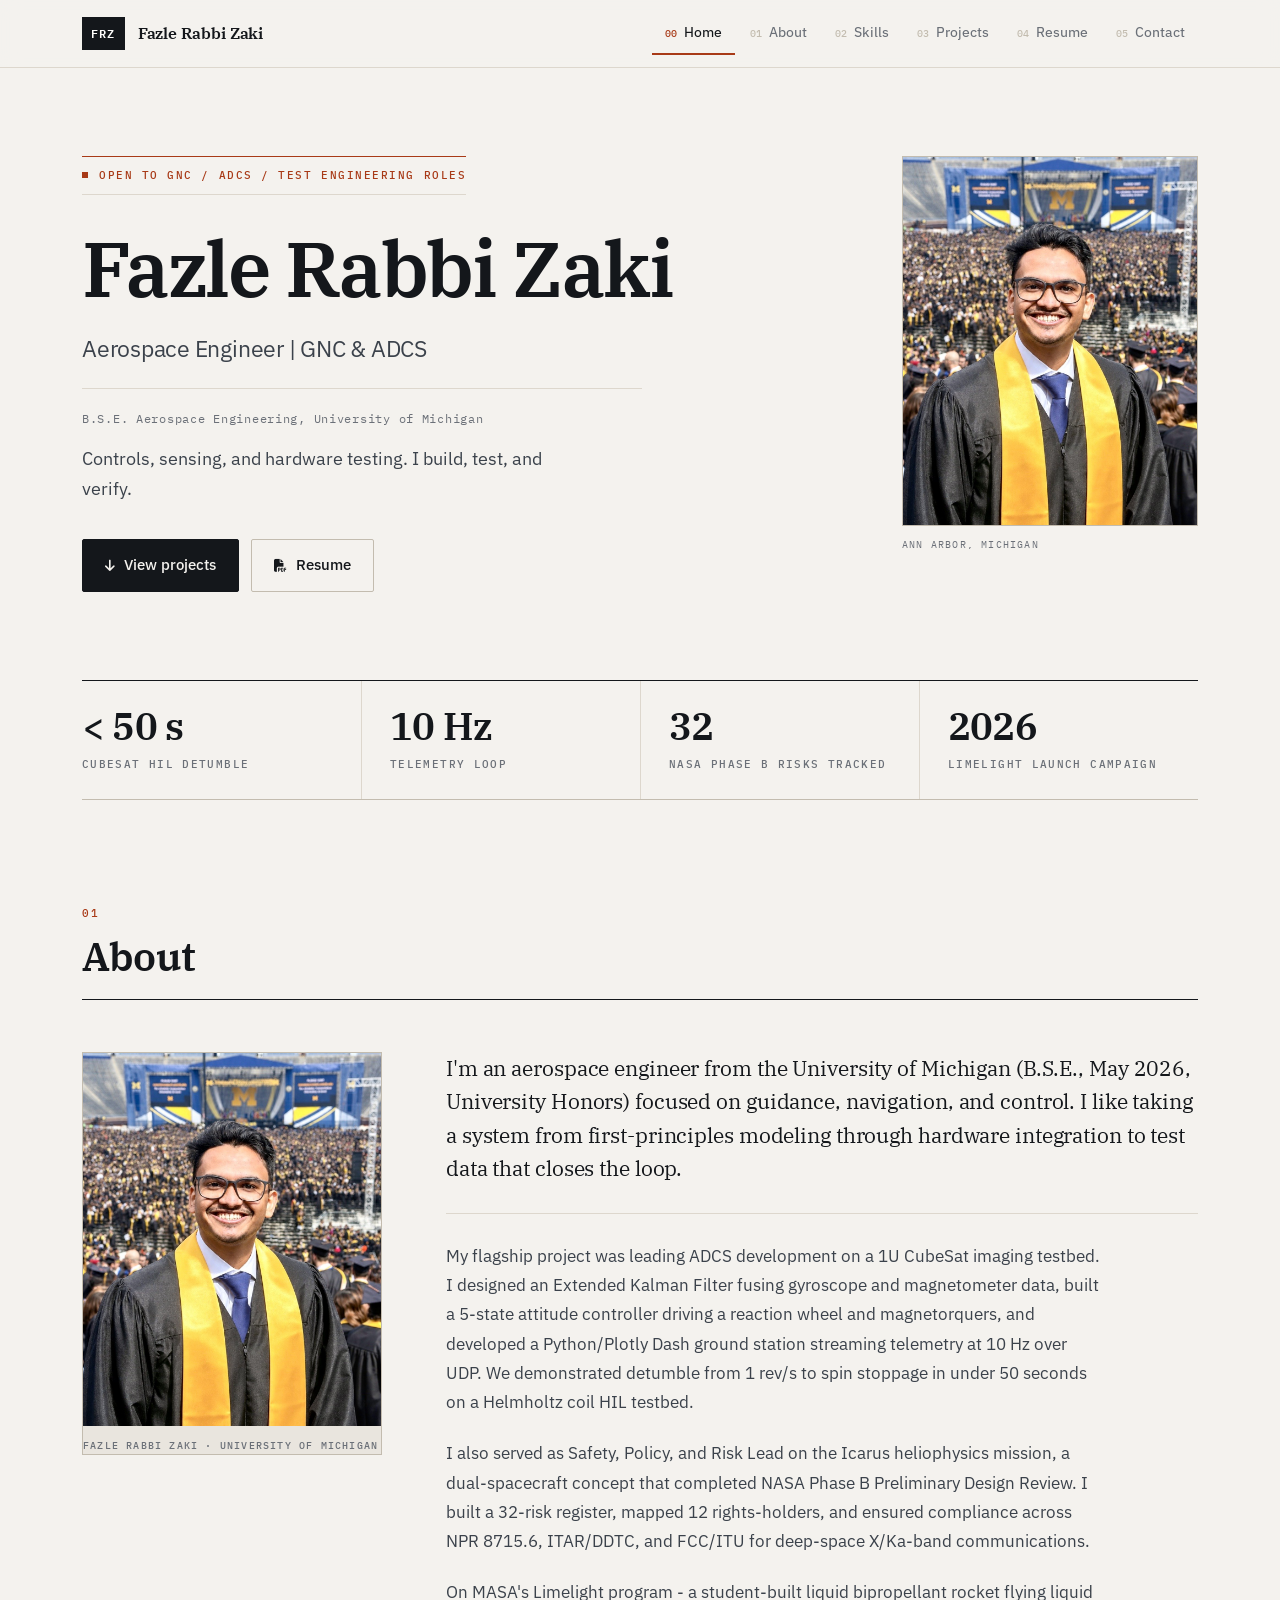
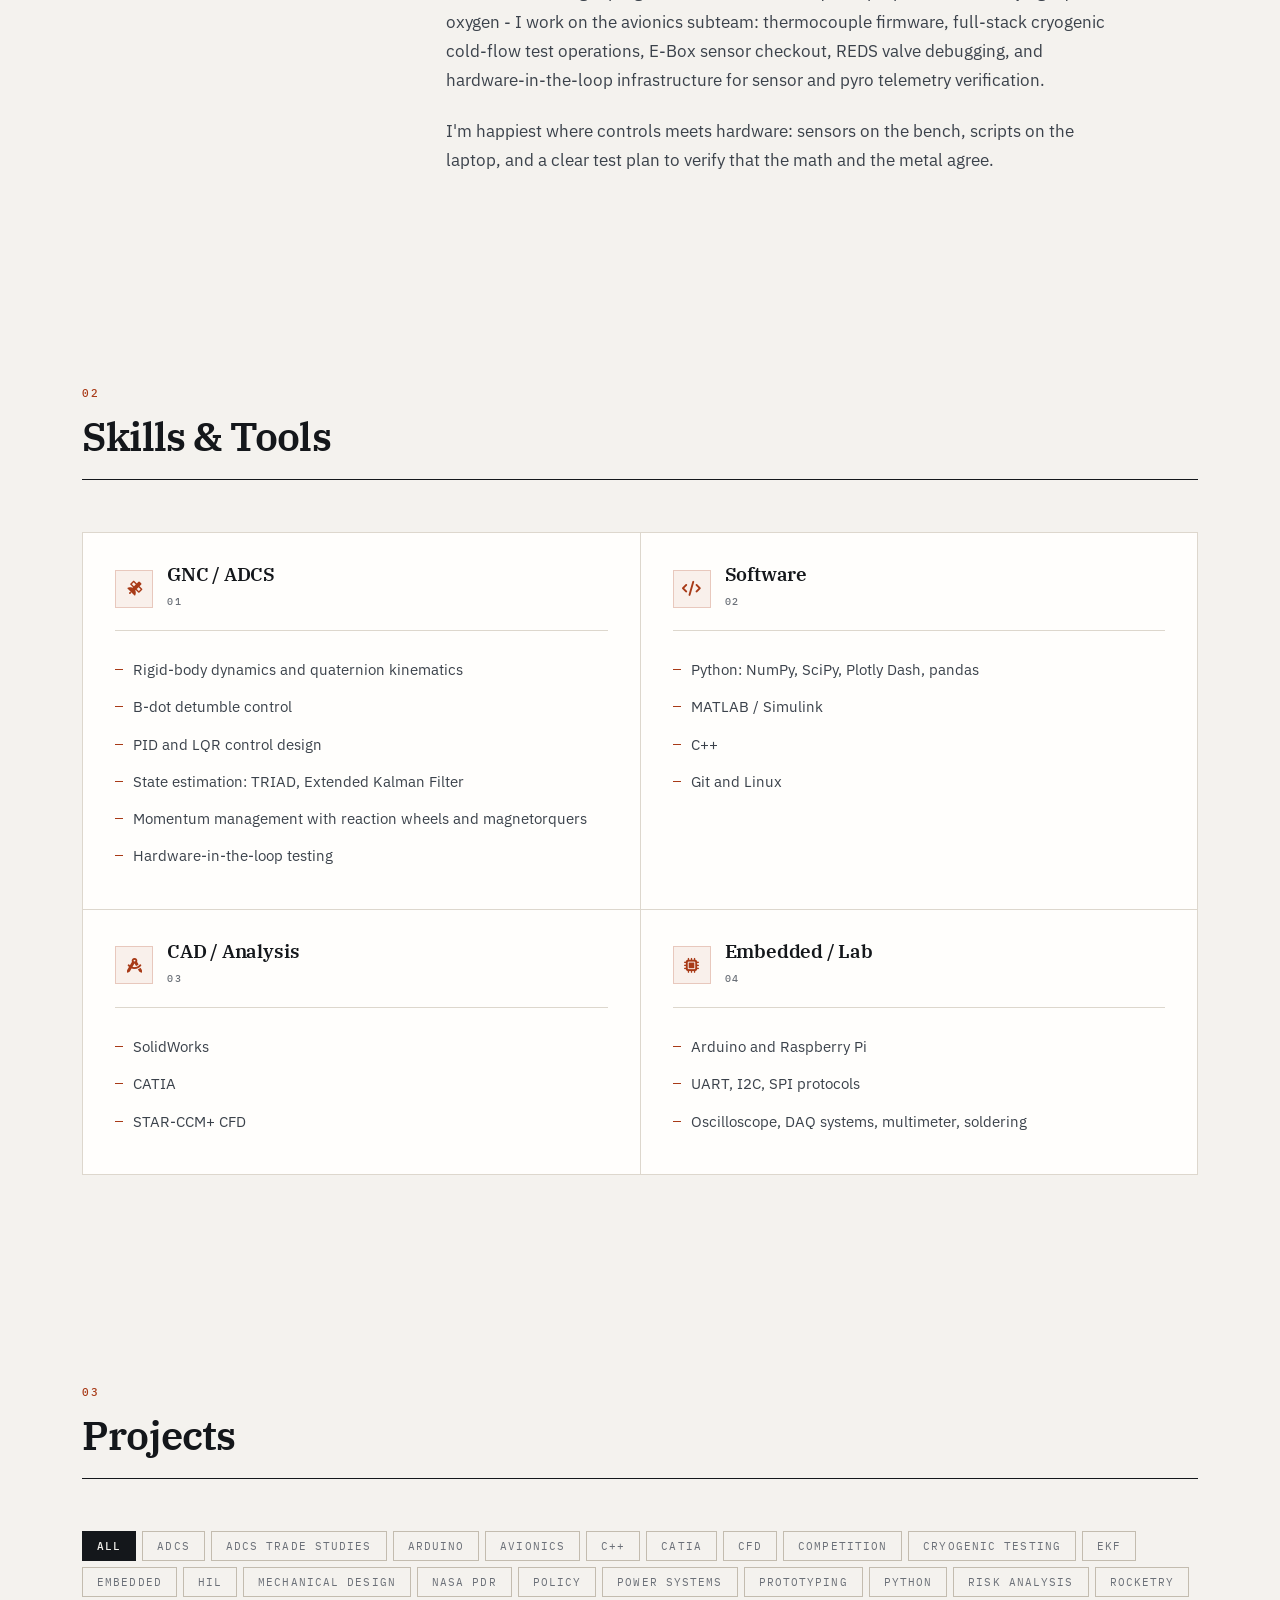
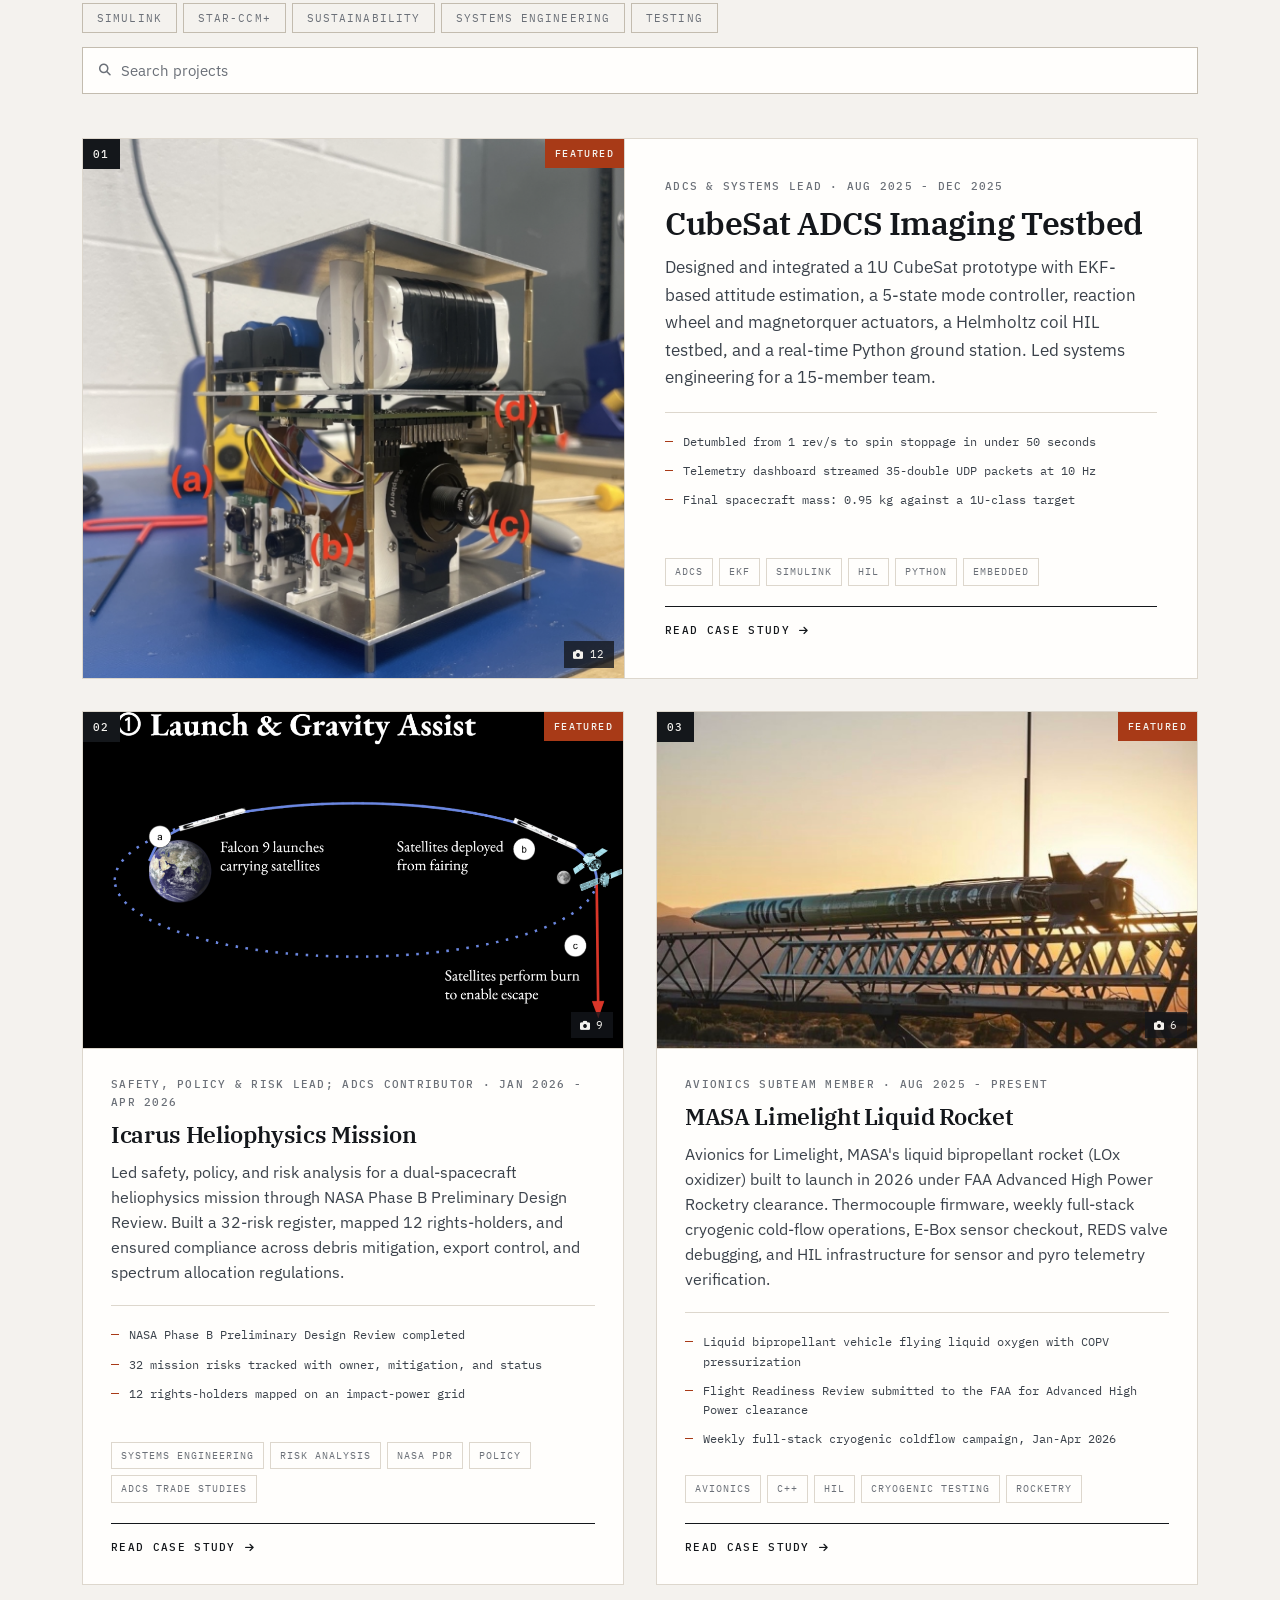
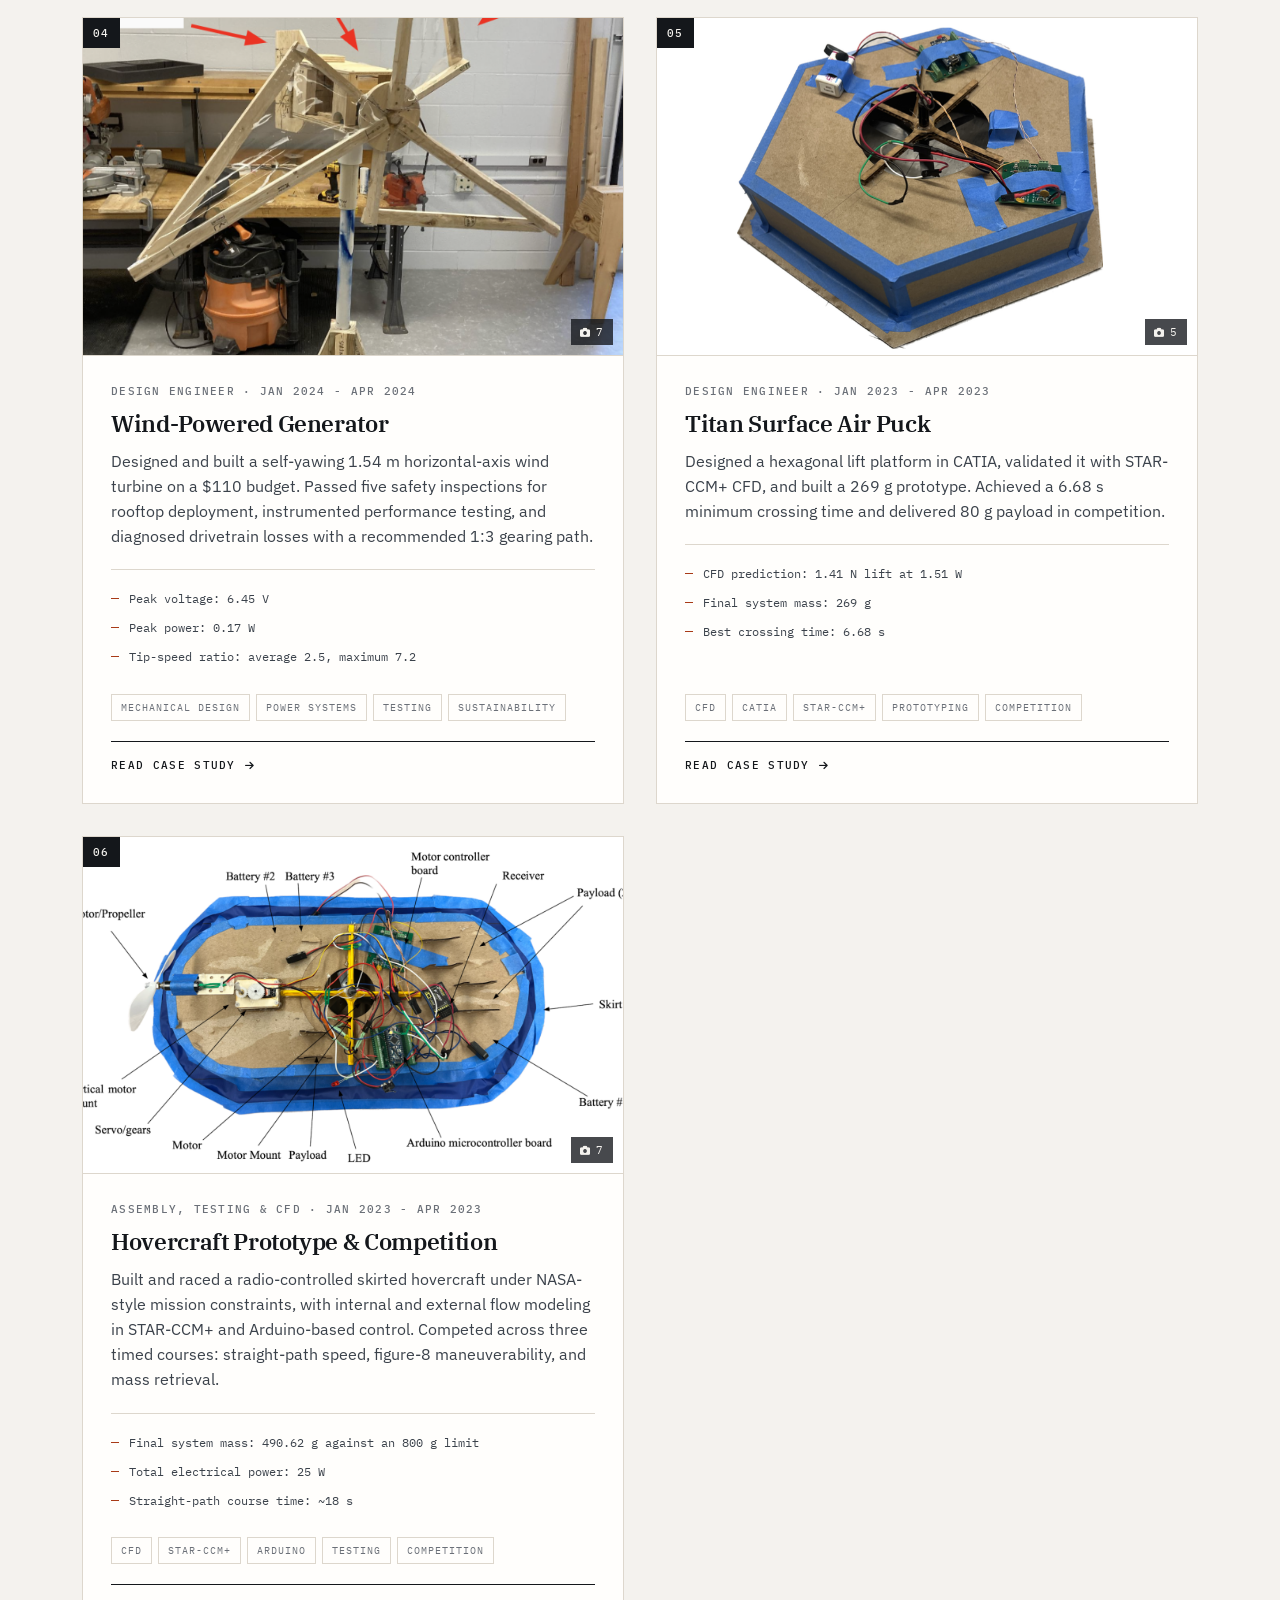
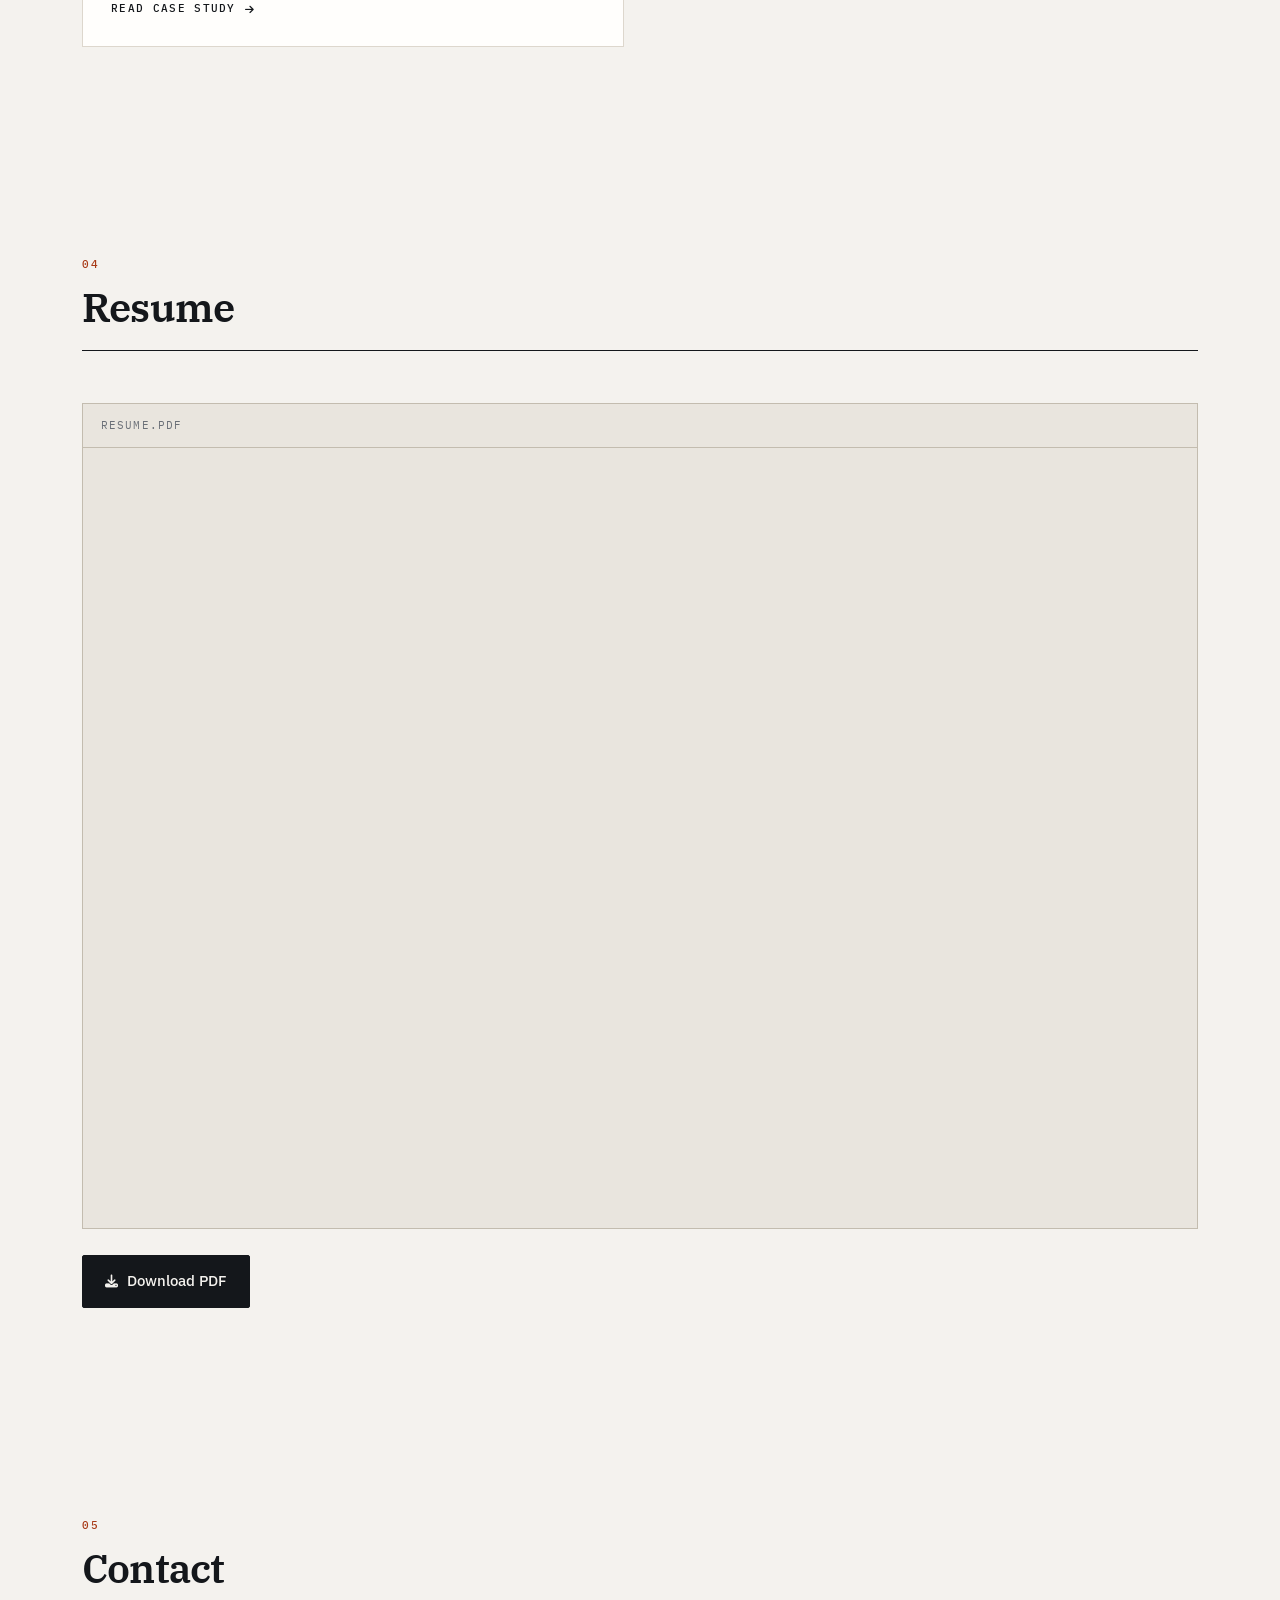
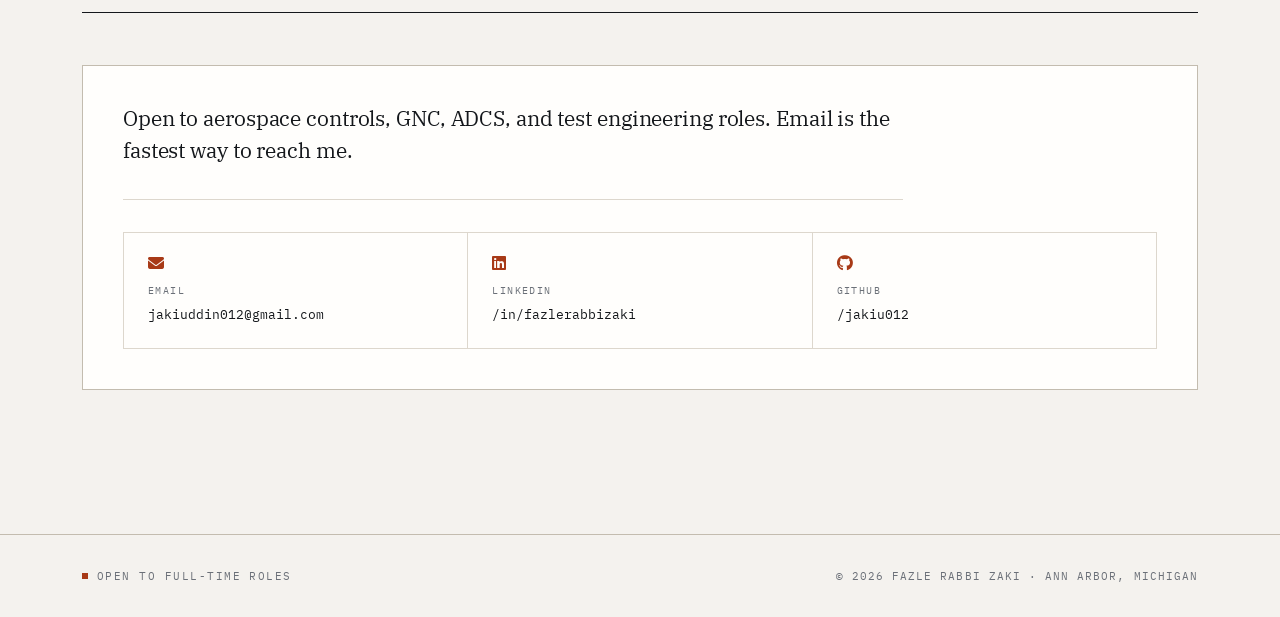
<file: index.html>
<!DOCTYPE html>
<html lang="en">
  <head>
    <meta charset="UTF-8">
    <meta name="viewport" content="width=device-width, initial-scale=1.0">
    <title>Fazle Rabbi Zaki - Aerospace Engineer</title>
    <meta name="description" content="Portfolio of Fazle Rabbi Zaki, Aerospace Engineer from the University of Michigan. GNC, ADCS, state estimation, hardware-in-the-loop testing, and embedded systems.">
    <meta name="keywords" content="aerospace engineer, GNC, ADCS, EKF, Kalman filter, CubeSat, attitude determination, hardware-in-the-loop, embedded systems, MATLAB, Simulink, Python, University of Michigan">
    <meta name="author" content="Fazle Rabbi Zaki">

    <meta property="og:type" content="website">
    <meta property="og:title" content="Fazle Rabbi Zaki - Aerospace Engineer">
    <meta property="og:description" content="GNC, ADCS, and hardware testing projects. CubeSat attitude estimation, NASA Phase B mission design, and liquid rocketry.">
    <meta property="og:image" content="images/zaki_commencement.jpg">

    <meta property="twitter:card" content="summary_large_image">
    <meta property="twitter:title" content="Fazle Rabbi Zaki - Aerospace Engineer">
    <meta property="twitter:description" content="GNC, ADCS, and hardware testing projects.">
    <meta property="twitter:image" content="images/zaki_commencement.jpg">

    <link rel="manifest" href="manifest.json">
    <meta name="theme-color" content="#f4f2ee">
    <link rel="icon" type="image/png" href="images/icon-192.png">

    <link rel="preconnect" href="https://fonts.googleapis.com">
    <link rel="preconnect" href="https://fonts.gstatic.com" crossorigin>
    <link href="https://fonts.googleapis.com/css2?family=IBM+Plex+Sans:wght@400;500;600&family=IBM+Plex+Serif:wght@400;500;600&family=IBM+Plex+Mono:wght@400;500;600&display=swap" rel="stylesheet">
    <link rel="stylesheet" href="https://cdnjs.cloudflare.com/ajax/libs/font-awesome/6.5.0/css/all.min.css">
    <link rel="stylesheet" href="css/style.css">
  </head>

  <body>
    <div id="scroll-progress" aria-hidden="true"></div>

    <nav class="nav">
      <div class="nav-inner">
        <a href="#home" class="brand">
          <span class="brand-mark">FRZ</span>
          <span class="brand-name" id="brandName">Fazle Rabbi Zaki</span>
        </a>
        <div class="nav-links">
          <a href="#home" class="nav-link"><span class="n">00</span>Home</a>
          <a href="#about" class="nav-link"><span class="n">01</span>About</a>
          <a href="#skills" class="nav-link"><span class="n">02</span>Skills</a>
          <a href="#projects" class="nav-link"><span class="n">03</span>Projects</a>
          <a href="#resume" class="nav-link"><span class="n">04</span>Resume</a>
          <a href="#contact" class="nav-link"><span class="n">05</span>Contact</a>
        </div>
        <button id="mobile-menu-button" class="hamburger" aria-label="Open menu">
          <span class="hamburger-line"></span>
          <span class="hamburger-line"></span>
          <span class="hamburger-line"></span>
        </button>
      </div>
    </nav>

    <div id="mobile-menu" class="mobile-menu">
      <a href="#home" class="nav-link"><span class="n">00</span>Home</a>
      <a href="#about" class="nav-link"><span class="n">01</span>About</a>
      <a href="#skills" class="nav-link"><span class="n">02</span>Skills</a>
      <a href="#projects" class="nav-link"><span class="n">03</span>Projects</a>
      <a href="#resume" class="nav-link"><span class="n">04</span>Resume</a>
      <a href="#contact" class="nav-link"><span class="n">05</span>Contact</a>
    </div>
    <div id="mobile-menu-overlay" class="hidden"></div>

    <header id="home" class="hero">
      <div class="container hero-inner">
        <div class="hero-copy">
          <p class="hero-boot"><span class="status-dot"></span>Open to GNC / ADCS / test engineering roles</p>
          <h1><span class="grad" id="heroName">Fazle Rabbi Zaki</span></h1>
          <p class="hero-role" id="heroRole">Aerospace Engineer — GNC &amp; ADCS</p>
          <p class="hero-uni" id="uniLine">B.S.E. Aerospace Engineering, University of Michigan</p>
          <p class="hero-tagline" id="heroTagline">Controls, sensing, and hardware testing. I build, test, and verify.</p>
          <div class="hero-cta">
            <a href="#projects" class="btn btn-primary"><i class="fas fa-arrow-down"></i>View projects</a>
            <a href="resume.pdf" class="btn btn-ghost" target="_blank" rel="noopener"><i class="fas fa-file-pdf"></i>Resume</a>
          </div>
        </div>
        <div class="hero-visual">
          <figure class="photo-plate">
            <img id="avatar" src="images/zaki_commencement.jpg" alt="Fazle Rabbi Zaki" onerror="this.style.display='none'">
          </figure>
          <p class="hud-readout">Ann Arbor, Michigan</p>
        </div>
      </div>
      <div class="container">
        <div class="hero-stats" id="heroStats"></div>
      </div>
    </header>

    <main>
      <section id="about">
        <div class="container">
          <header class="sec-head reveal">
            <span class="sec-num">01</span>
            <h2>About</h2>
            <span class="sec-line"></span>
          </header>
          <div class="about-grid">
            <figure class="about-photo reveal">
              <img src="images/zaki_commencement.jpg" alt="Fazle Rabbi Zaki" loading="lazy" onerror="this.parentElement.style.display='none'">
              <figcaption class="photo-caption">Fazle Rabbi Zaki · University of Michigan</figcaption>
            </figure>
            <div class="about-copy reveal" id="aboutBlurb"></div>
          </div>
        </div>
      </section>

      <section id="skills">
        <div class="container">
          <header class="sec-head reveal">
            <span class="sec-num">02</span>
            <h2>Skills &amp; Tools</h2>
            <span class="sec-line"></span>
          </header>
          <div class="skill-grid" id="skillGrid"></div>
        </div>
      </section>

      <section id="projects">
        <div class="container">
          <header class="sec-head reveal">
            <span class="sec-num">03</span>
            <h2>Projects</h2>
            <span class="sec-line"></span>
          </header>
          <div class="filters" id="tagBar"></div>
          <div class="search-wrap">
            <span class="prompt" aria-hidden="true"><i class="fas fa-magnifying-glass"></i></span>
            <input id="search" type="search" placeholder="Search projects" aria-label="Search projects">
          </div>
          <div class="projects-grid" id="projects-grid"></div>
          <div id="projects-empty" class="empty-state hidden">No projects match those filters.</div>
        </div>
      </section>

      <section id="resume">
        <div class="container">
          <header class="sec-head reveal">
            <span class="sec-num">04</span>
            <h2>Resume</h2>
            <span class="sec-line"></span>
          </header>
          <div class="doc-frame reveal">
            <div class="doc-titlebar">
              <span class="doc-name">resume.pdf</span>
            </div>
            <div class="pdf-container" id="resumeEmbed">
              <div class="pdf-placeholder">
                <i class="fas fa-file-pdf"></i>
                <p>Loading document</p>
              </div>
            </div>
          </div>
          <div class="resume-cta reveal">
            <a href="resume.pdf" download class="btn btn-primary"><i class="fas fa-download"></i>Download PDF</a>
          </div>
        </div>
      </section>

      <section id="contact">
        <div class="container">
          <header class="sec-head reveal">
            <span class="sec-num">05</span>
            <h2>Contact</h2>
            <span class="sec-line"></span>
          </header>
          <div class="terminal reveal">
            <div class="terminal-body">
              <p class="term-out">Open to aerospace controls, GNC, ADCS, and test engineering roles. Email is the fastest way to reach me.</p>
              <div class="contact-links">
                <a id="emailLink" class="contact-link" href="mailto:jakiuddin012@gmail.com">
                  <i class="fas fa-envelope"></i>
                  <span class="lbl">Email</span>
                  <span class="val">jakiuddin012@gmail.com</span>
                </a>
                <a id="lnLink" class="contact-link" href="https://www.linkedin.com/in/fazlerabbizaki" target="_blank" rel="noopener">
                  <i class="fab fa-linkedin"></i>
                  <span class="lbl">LinkedIn</span>
                  <span class="val">/in/fazlerabbizaki</span>
                </a>
                <a id="ghLink" class="contact-link" href="https://github.com/jakiu012" target="_blank" rel="noopener">
                  <i class="fab fa-github"></i>
                  <span class="lbl">GitHub</span>
                  <span class="val">/jakiu012</span>
                </a>
              </div>
            </div>
          </div>
        </div>
      </section>
    </main>

    <footer>
      <div class="footer-inner">
        <span class="footer-status"><span class="status-dot"></span>Open to full-time roles</span>
        <span class="footer-copy">© <span id="year"></span> <span id="footerName">Fazle Rabbi Zaki</span> · Ann Arbor, Michigan</span>
      </div>
    </footer>

    <script src="js/main.js"></script>
  </body>
</html>
</file>
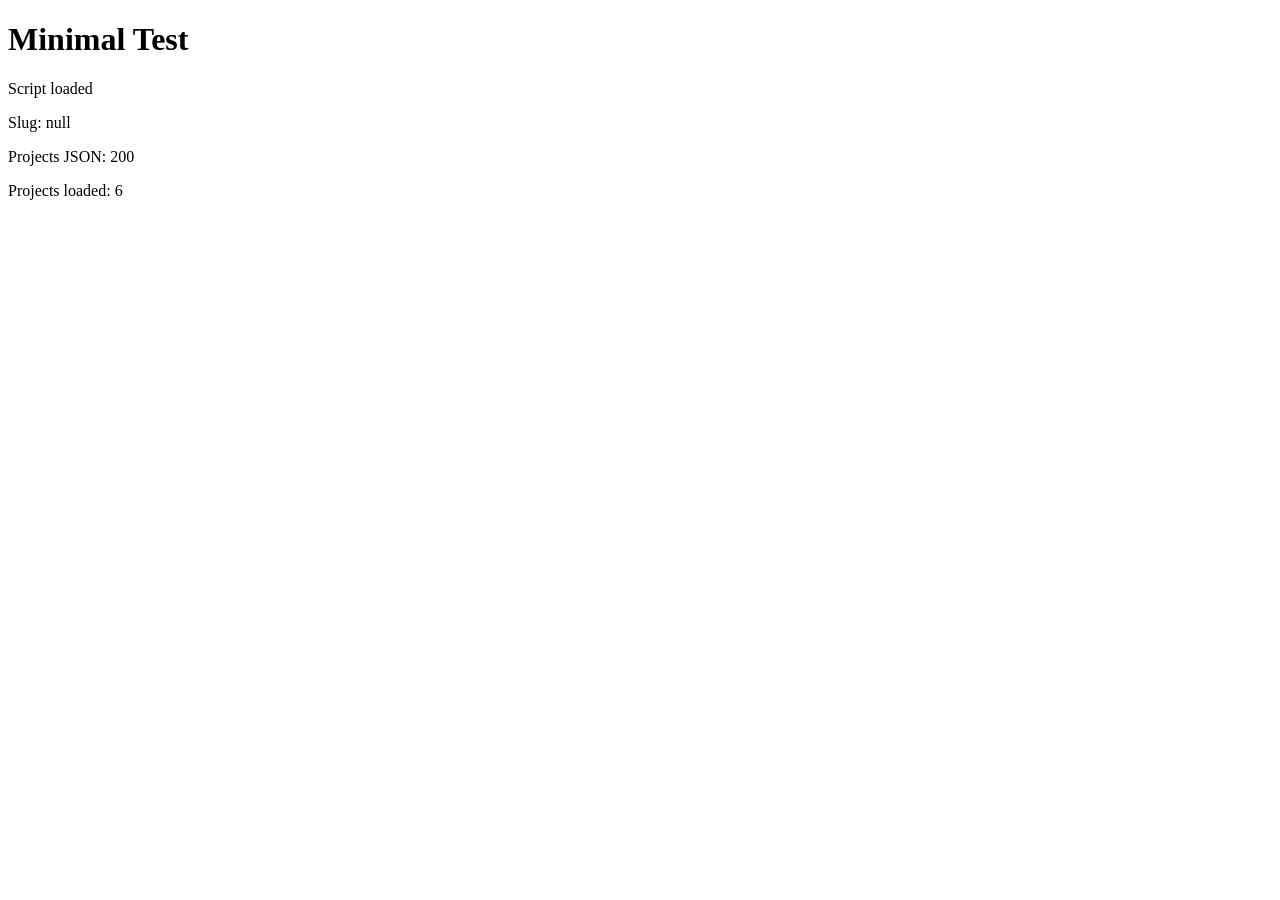
<file: minimal-test.html>
<!DOCTYPE html>
<html>
<head>
    <title>Minimal Test</title>
</head>
<body>
    <h1>Minimal Test</h1>
    <div id="output"></div>
    
    <script>
        document.getElementById('output').innerHTML = '<p>Script loaded</p>';
        
        // Test URL parsing
        const qs = new URLSearchParams(location.search);
        const slug = qs.get('slug');
        document.getElementById('output').innerHTML += `<p>Slug: ${slug}</p>`;
        
        // Test fetch
        fetch('data/projects.json')
            .then(response => {
                document.getElementById('output').innerHTML += `<p>Projects JSON: ${response.status}</p>`;
                return response.json();
            })
            .then(data => {
                document.getElementById('output').innerHTML += `<p>Projects loaded: ${data.projects.length}</p>`;
            })
            .catch(e => {
                document.getElementById('output').innerHTML += `<p>Error: ${e.message}</p>`;
            });
    </script>
</body>
</html>
</file>
<file: css/style.css>
/* ============================================================
   Fazle Rabbi Zaki — portfolio
   Technical editorial: paper ground, ink type, one oxide accent.
   Hairlines instead of shadows. Photographs carry the weight.
   ============================================================ */

:root {
  /* ground */
  --paper: #f4f2ee;
  --paper-2: #fffefc;
  --paper-3: #e9e5de;

  /* ink */
  --ink: #14171b;
  --ink-2: #3b424b;
  --ink-3: #6b7078;

  /* rules */
  --rule: #ddd7cd;
  --rule-2: #c3bcaf;

  /* accent — oxide */
  --accent: #a83a17;
  --accent-2: #8d3013;
  --accent-soft: rgba(168, 58, 23, 0.07);

  --font-display: "IBM Plex Serif", Georgia, "Times New Roman", serif;
  --font-body: "IBM Plex Sans", system-ui, -apple-system, sans-serif;
  --font-mono: "IBM Plex Mono", ui-monospace, "SF Mono", monospace;

  --nav-h: 68px;
  --radius: 2px;
  --maxw: 1180px;

  color-scheme: light;
}

* { margin: 0; padding: 0; box-sizing: border-box; }

html { scroll-behavior: smooth; }

body {
  background: var(--paper);
  color: var(--ink-2);
  font-family: var(--font-body);
  font-size: 17px;
  line-height: 1.72;
  -webkit-font-smoothing: antialiased;
  -moz-osx-font-smoothing: grayscale;
  overflow-x: hidden;
}

/* the starfield canvas is retired; keep the rule so stale markup stays out */
#starfield { display: none !important; }

::selection { background: rgba(168, 58, 23, 0.16); color: var(--ink); }

::-webkit-scrollbar { width: 11px; }
::-webkit-scrollbar-track { background: var(--paper-3); }
::-webkit-scrollbar-thumb { background: var(--rule-2); }
::-webkit-scrollbar-thumb:hover { background: var(--ink-3); }

.container {
  max-width: var(--maxw);
  margin: 0 auto;
  padding: 0 32px;
}

.mono { font-family: var(--font-mono); }
.hidden { display: none !important; }

img { max-width: 100%; display: block; }

a { color: var(--accent); text-decoration: none; }

h1, h2, h3, h4 {
  font-family: var(--font-display);
  font-weight: 600;
  line-height: 1.16;
  letter-spacing: -0.012em;
  color: var(--ink);
}

/* ---------- scroll progress ---------- */

#scroll-progress {
  position: fixed;
  top: 0;
  left: 0;
  height: 2px;
  width: 0;
  background: var(--accent);
  z-index: 200;
}

/* ---------- nav ---------- */

.nav {
  position: fixed;
  top: 0;
  left: 0;
  right: 0;
  height: var(--nav-h);
  z-index: 100;
  background: rgba(244, 242, 238, 0.92);
  backdrop-filter: blur(10px);
  -webkit-backdrop-filter: blur(10px);
  border-bottom: 1px solid var(--rule);
}

.nav-inner {
  max-width: var(--maxw);
  margin: 0 auto;
  height: 100%;
  padding: 0 32px;
  display: flex;
  align-items: center;
  justify-content: space-between;
  gap: 16px;
}

.brand {
  display: flex;
  align-items: center;
  gap: 13px;
  color: var(--ink);
}

.brand-mark {
  font-family: var(--font-mono);
  font-weight: 600;
  font-size: 12px;
  color: var(--paper-2);
  background: var(--ink);
  padding: 6px 9px;
  letter-spacing: 0.1em;
}

.brand-name {
  font-family: var(--font-display);
  font-weight: 600;
  font-size: 16px;
  letter-spacing: -0.005em;
}

.nav-links {
  display: flex;
  align-items: center;
  gap: 2px;
}

.nav-link {
  font-size: 14px;
  font-weight: 450;
  color: var(--ink-3);
  padding: 8px 13px;
  border-bottom: 2px solid transparent;
  transition: color 0.15s ease, border-color 0.15s ease;
}

.nav-link .n {
  font-family: var(--font-mono);
  font-size: 10px;
  color: var(--rule-2);
  margin-right: 7px;
  transition: color 0.15s ease;
}

.nav-link:hover { color: var(--ink); }
.nav-link:hover .n { color: var(--accent); }

.nav-link.active {
  color: var(--ink);
  border-bottom-color: var(--accent);
}

.nav-link.active .n { color: var(--accent); }

.back-link {
  display: inline-flex;
  align-items: center;
  gap: 10px;
  font-family: var(--font-mono);
  font-size: 11.5px;
  letter-spacing: 0.1em;
  text-transform: uppercase;
  color: var(--ink-3);
  transition: color 0.15s ease;
}

.back-link:hover { color: var(--accent); }

/* hamburger */

.hamburger {
  display: none;
  flex-direction: column;
  gap: 5px;
  background: none;
  border: 0;
  cursor: pointer;
  padding: 8px;
}

.hamburger-line {
  width: 22px;
  height: 1.5px;
  background: var(--ink);
  transition: transform 0.2s ease, opacity 0.2s ease;
}

.hamburger.active .hamburger-line:nth-child(1) { transform: translateY(6.5px) rotate(45deg); }
.hamburger.active .hamburger-line:nth-child(2) { opacity: 0; }
.hamburger.active .hamburger-line:nth-child(3) { transform: translateY(-6.5px) rotate(-45deg); }

.mobile-menu {
  position: fixed;
  top: var(--nav-h);
  right: 0;
  width: min(300px, 82vw);
  background: var(--paper-2);
  border-left: 1px solid var(--rule);
  border-bottom: 1px solid var(--rule);
  padding: 12px;
  display: flex;
  flex-direction: column;
  transform: translateX(105%);
  transition: transform 0.25s ease;
  z-index: 99;
}

.mobile-menu.open { transform: translateX(0); }

.mobile-menu .nav-link {
  border-bottom: 1px solid var(--rule);
  padding: 14px 10px;
}

.mobile-menu .nav-link:last-child { border-bottom: 0; }

#mobile-menu-overlay {
  position: fixed;
  inset: var(--nav-h) 0 0 0;
  background: rgba(20, 23, 27, 0.28);
  z-index: 98;
}

/* ---------- hero ---------- */

.hero {
  padding: calc(var(--nav-h) + 88px) 0 0;
  position: relative;
}

.hero-inner {
  display: grid;
  grid-template-columns: minmax(0, 1fr) 296px;
  gap: 72px;
  align-items: start;
}

.hero-boot {
  display: inline-flex;
  align-items: center;
  gap: 11px;
  font-family: var(--font-mono);
  font-size: 11px;
  font-weight: 500;
  letter-spacing: 0.14em;
  text-transform: uppercase;
  color: var(--accent);
  border-top: 1px solid var(--accent);
  border-bottom: 1px solid var(--rule);
  padding: 9px 0;
  margin-bottom: 34px;
}

.status-dot {
  width: 6px;
  height: 6px;
  background: var(--accent);
  flex: none;
}

.hero h1 {
  font-size: clamp(46px, 7vw, 78px);
  font-weight: 600;
  letter-spacing: -0.028em;
  line-height: 1;
  margin-bottom: 22px;
  color: var(--ink);
}

/* the gradient text fill is gone — this is plain ink now */
.grad {
  color: var(--ink);
  background: none;
  -webkit-text-fill-color: currentColor;
}

.hero-role {
  font-family: var(--font-body);
  font-size: clamp(19px, 2.2vw, 23px);
  font-weight: 400;
  color: var(--ink-2);
  letter-spacing: -0.01em;
  margin-bottom: 20px;
  padding-bottom: 20px;
  border-bottom: 1px solid var(--rule);
  max-width: 560px;
}

.hero-uni {
  font-family: var(--font-mono);
  font-size: 12px;
  letter-spacing: 0.06em;
  color: var(--ink-3);
  margin-bottom: 14px;
}

.hero-tagline {
  color: var(--ink-2);
  font-size: 18px;
  line-height: 1.65;
  max-width: 480px;
  margin-bottom: 36px;
}

.hero-cta { display: flex; gap: 12px; flex-wrap: wrap; }

.btn {
  display: inline-flex;
  align-items: center;
  gap: 9px;
  font-family: var(--font-body);
  font-size: 14.5px;
  font-weight: 500;
  padding: 13px 22px;
  border-radius: var(--radius);
  border: 1px solid transparent;
  cursor: pointer;
  transition: background 0.16s ease, color 0.16s ease, border-color 0.16s ease;
}

.btn i { font-size: 13px; }

.btn-primary {
  background: var(--ink);
  color: var(--paper);
  border-color: var(--ink);
}

.btn-primary:hover { background: var(--accent); border-color: var(--accent); }

.btn-ghost {
  border-color: var(--rule-2);
  color: var(--ink);
  background: transparent;
}

.btn-ghost:hover { border-color: var(--ink); background: var(--paper-2); }

/* hero photo — a plain figure with a caption, no HUD ticks */

.hero-visual {
  justify-self: end;
  width: 100%;
}

.photo-plate {
  position: relative;
  width: 100%;
  padding: 0;
  background: var(--paper-3);
  border: 1px solid var(--rule-2);
  border-radius: 0;
}

.photo-plate img {
  width: 100%;
  aspect-ratio: 4 / 5;
  object-fit: cover;
  border-radius: 0;
  filter: none;
}

.photo-plate .tick-tl,
.photo-plate .tick-tr,
.photo-plate .tick-bl,
.photo-plate .tick-br { display: none; }

.hud-readout {
  margin-top: 11px;
  font-family: var(--font-mono);
  color: var(--ink-3);
  font-size: 10px;
  letter-spacing: 0.12em;
  text-transform: uppercase;
  line-height: 1.6;
}

/* hero stats — set like a spec table */

.hero-stats {
  margin-top: 88px;
  display: grid;
  grid-template-columns: repeat(4, 1fr);
  border-top: 1px solid var(--ink);
  border-bottom: 1px solid var(--rule-2);
  background: none;
  border-radius: 0;
  overflow: visible;
}

.stat-card {
  padding: 24px 28px 26px;
  padding-left: 28px;
  border-left: 1px solid var(--rule);
}

.stat-card:first-child { border-left: 0; padding-left: 0; }

.stat-value {
  font-family: var(--font-display);
  font-size: clamp(28px, 3.2vw, 38px);
  font-weight: 600;
  color: var(--ink);
  letter-spacing: -0.02em;
  line-height: 1.1;
}

.stat-label {
  font-family: var(--font-mono);
  font-size: 10.5px;
  font-weight: 500;
  letter-spacing: 0.13em;
  text-transform: uppercase;
  color: var(--ink-3);
  margin-top: 10px;
  line-height: 1.5;
}

/* ---------- sections ---------- */

section { padding: 104px 0; }

.sec-head {
  display: flex;
  flex-wrap: wrap;
  align-items: baseline;
  gap: 10px;
  border-bottom: 1px solid var(--ink);
  padding-bottom: 20px;
  margin-bottom: 52px;
}

.sec-num {
  width: 100%;
  font-family: var(--font-mono);
  font-size: 11px;
  font-weight: 500;
  letter-spacing: 0.16em;
  text-transform: uppercase;
  color: var(--accent);
}

.sec-head h2 {
  font-size: clamp(28px, 3.8vw, 40px);
  font-weight: 600;
  letter-spacing: -0.02em;
  white-space: nowrap;
}

/* the gradient rule is replaced by the header's own border */
.sec-line { display: none; }

/* ---------- about ---------- */

.about-grid {
  display: grid;
  grid-template-columns: 300px minmax(0, 1fr);
  gap: 64px;
  align-items: start;
}

.about-photo {
  position: relative;
  background: var(--paper-3);
  border: 1px solid var(--rule-2);
  border-radius: 0;
  padding: 0;
}

.about-photo img {
  border-radius: 0;
  filter: none;
  width: 100%;
  aspect-ratio: 4 / 5;
  object-fit: cover;
}

.photo-caption {
  padding: 11px 0 0;
  font-family: var(--font-mono);
  color: var(--ink-3);
  font-size: 10px;
  font-weight: 500;
  letter-spacing: 0.12em;
  text-transform: uppercase;
}

.about-copy p {
  color: var(--ink-2);
  margin-bottom: 22px;
  font-size: 17px;
  max-width: 66ch;
}

/* editorial lede */
.about-copy p:first-child {
  font-family: var(--font-display);
  color: var(--ink);
  font-size: 21px;
  line-height: 1.58;
  letter-spacing: -0.005em;
  margin-bottom: 28px;
  padding-bottom: 28px;
  border-bottom: 1px solid var(--rule);
}

.about-copy p:last-child { margin-bottom: 0; }

/* ---------- skills ---------- */

.skill-grid {
  display: grid;
  grid-template-columns: repeat(2, 1fr);
  gap: 1px;
  background: var(--rule);
  border: 1px solid var(--rule);
}

.skill-panel {
  background: var(--paper-2);
  border: 0;
  border-radius: 0;
  padding: 30px 32px 34px;
}

.skill-panel:hover { transform: none; }

.skill-head {
  display: flex;
  align-items: center;
  gap: 14px;
  margin-bottom: 20px;
  padding-bottom: 16px;
  border-bottom: 1px solid var(--rule);
}

.skill-icon {
  width: 38px;
  height: 38px;
  display: grid;
  place-items: center;
  border-radius: 0;
  background: var(--accent-soft);
  border: 1px solid rgba(168, 58, 23, 0.22);
  color: var(--accent);
  font-size: 15px;
  flex: none;
}

.skill-head h3 {
  font-size: 19px;
  font-weight: 600;
  letter-spacing: -0.01em;
}

.sys {
  font-family: var(--font-mono);
  font-size: 10px;
  font-weight: 500;
  letter-spacing: 0.16em;
  text-transform: uppercase;
  color: var(--ink-3);
}

.skill-panel ul { list-style: none; }

.skill-panel li {
  position: relative;
  padding: 7px 0 7px 18px;
  color: var(--ink-2);
  font-size: 15px;
  line-height: 1.55;
  border-bottom: 0;
}

.skill-panel li::before {
  content: "";
  position: absolute;
  left: 0;
  top: 18px;
  width: 8px;
  height: 1px;
  background: var(--accent);
}

/* ---------- projects ---------- */

.filters {
  display: flex;
  flex-wrap: wrap;
  gap: 6px;
  margin-bottom: 14px;
}

.filter-tag {
  font-family: var(--font-mono);
  font-size: 11px;
  letter-spacing: 0.1em;
  text-transform: uppercase;
  color: var(--ink-3);
  background: transparent;
  border: 1px solid var(--rule-2);
  border-radius: 0;
  padding: 7px 14px;
  cursor: pointer;
  transition: color 0.15s ease, border-color 0.15s ease, background 0.15s ease;
}

.filter-tag:hover { border-color: var(--ink); color: var(--ink); }

.filter-tag.active {
  background: var(--ink);
  border-color: var(--ink);
  color: var(--paper);
  font-weight: 500;
}

.search-wrap {
  display: flex;
  align-items: center;
  gap: 10px;
  background: var(--paper-2);
  border: 1px solid var(--rule-2);
  border-radius: 0;
  padding: 0 16px;
  margin-bottom: 44px;
  transition: border-color 0.15s ease;
}

.search-wrap:focus-within { border-color: var(--ink); }

.search-wrap .prompt {
  font-family: var(--font-mono);
  font-size: 12px;
  color: var(--ink-3);
}

#search {
  flex: 1;
  background: transparent;
  border: 0;
  outline: 0;
  color: var(--ink);
  font-family: var(--font-body);
  font-size: 15px;
  padding: 13px 0;
}

#search::placeholder { color: var(--ink-3); }

.projects-grid {
  display: grid;
  grid-template-columns: repeat(2, 1fr);
  gap: 32px;
}

.mission-card {
  grid-column: span 1;
  display: flex;
  flex-direction: column;
  background: var(--paper-2);
  border: 1px solid var(--rule);
  border-radius: 0;
  overflow: hidden;
  transition: border-color 0.2s ease;
}

.mission-card:hover {
  transform: none;
  border-color: var(--ink);
  box-shadow: none;
}

.mission-media {
  position: relative;
  aspect-ratio: 16 / 10;
  background: var(--paper-3);
  overflow: hidden;
  border-bottom: 1px solid var(--rule);
}

.mission-media img {
  width: 100%;
  height: 100%;
  object-fit: cover;
  transition: transform 0.5s cubic-bezier(0.2, 0.6, 0.2, 1);
}

.mission-card:hover .mission-media img { transform: scale(1.03); }

/* the dark scrim over every photo is gone */
.mission-media::after { content: none; }

.mission-visual {
  height: 100%;
  display: flex;
  flex-direction: column;
  align-items: center;
  justify-content: center;
  gap: 12px;
  color: var(--rule-2);
}

.mission-visual i { font-size: 36px; opacity: 1; }

.mission-visual span {
  font-family: var(--font-mono);
  font-size: 10.5px;
  letter-spacing: 0.12em;
  text-transform: uppercase;
  color: var(--ink-3);
}

.scan { display: none; }

/* plate number */
.mission-no {
  position: absolute;
  top: 0;
  left: 0;
  font-family: var(--font-mono);
  font-size: 10.5px;
  font-weight: 500;
  letter-spacing: 0.12em;
  color: var(--paper);
  background: var(--ink);
  padding: 6px 10px;
  z-index: 2;
}

.featured-chip {
  position: absolute;
  top: 0;
  right: 0;
  font-family: var(--font-mono);
  font-size: 10px;
  font-weight: 500;
  letter-spacing: 0.14em;
  text-transform: uppercase;
  color: var(--paper);
  background: var(--accent);
  padding: 6px 10px;
  z-index: 2;
}

.media-count {
  position: absolute;
  bottom: 10px;
  right: 10px;
  display: inline-flex;
  align-items: center;
  gap: 6px;
  font-family: var(--font-mono);
  font-size: 10.5px;
  letter-spacing: 0.06em;
  color: var(--paper);
  background: rgba(20, 23, 27, 0.78);
  padding: 4px 9px;
  z-index: 2;
}

.media-count i { font-size: 10px; }

.mission-body {
  padding: 26px 28px 28px;
  display: flex;
  flex-direction: column;
  flex: 1;
}

.mission-sub {
  font-family: var(--font-mono);
  color: var(--ink-3);
  font-size: 10.5px;
  font-weight: 500;
  letter-spacing: 0.12em;
  text-transform: uppercase;
  margin-bottom: 10px;
}

.mission-body h3 {
  font-size: 23px;
  font-weight: 600;
  letter-spacing: -0.015em;
  margin-bottom: 12px;
}

.mission-summary {
  color: var(--ink-2);
  font-size: 15.5px;
  line-height: 1.62;
  margin-bottom: 20px;
}

.mission-metrics {
  list-style: none;
  margin-bottom: 22px;
  border-top: 1px solid var(--rule);
  padding-top: 14px;
}

.mission-metrics li {
  position: relative;
  padding: 5px 0 5px 18px;
  font-family: var(--font-mono);
  font-size: 12px;
  line-height: 1.6;
  color: var(--ink-2);
}

.mission-metrics li::before {
  content: "";
  position: absolute;
  left: 0;
  top: 14px;
  width: 8px;
  height: 1px;
  background: var(--accent);
}

.mission-tags {
  display: flex;
  flex-wrap: wrap;
  gap: 6px;
  margin-top: auto;
  margin-bottom: 20px;
}

.tag {
  font-family: var(--font-mono);
  font-size: 10px;
  letter-spacing: 0.1em;
  text-transform: uppercase;
  color: var(--ink-3);
  border: 1px solid var(--rule);
  padding: 4px 9px;
  border-radius: 0;
}

.card-link {
  display: inline-flex;
  align-items: center;
  gap: 9px;
  font-family: var(--font-mono);
  font-size: 11px;
  font-weight: 500;
  letter-spacing: 0.12em;
  text-transform: uppercase;
  color: var(--ink);
  border-top: 1px solid var(--ink);
  padding-top: 14px;
  transition: color 0.15s ease;
}

.card-link:hover { color: var(--accent); }
.card-link i { transition: transform 0.18s ease; font-size: 10px; }
.card-link:hover i { transform: translateX(4px); }

/* lead item spans the grid as a wide row */
.mission-card.featured-wide { grid-column: span 2; flex-direction: row; }

.mission-card.featured-wide .mission-media {
  aspect-ratio: auto;
  flex: 1.1;
  min-height: 420px;
  border-bottom: 0;
  border-right: 1px solid var(--rule);
}

/* the photo must not drive the row height — it fills whatever the text needs */
.mission-card.featured-wide .mission-media img {
  position: absolute;
  inset: 0;
  width: 100%;
  height: 100%;
}

.mission-card.featured-wide .mission-body {
  flex: 1;
  padding: 38px 40px;
  justify-content: flex-start;
}

.mission-card.featured-wide .mission-tags { margin-top: 22px; }

.mission-card.featured-wide h3 { font-size: 32px; }
.mission-card.featured-wide .mission-summary { font-size: 17px; }

.empty-state {
  font-family: var(--font-mono);
  font-size: 13px;
  letter-spacing: 0.06em;
  color: var(--ink-3);
  text-align: center;
  padding: 64px 0;
  border: 1px dashed var(--rule-2);
}

/* ---------- resume ---------- */

.doc-frame {
  background: var(--paper-2);
  border: 1px solid var(--rule-2);
  border-radius: 0;
  overflow: hidden;
}

.doc-titlebar {
  display: flex;
  align-items: center;
  gap: 10px;
  padding: 12px 18px;
  background: var(--paper-3);
  border-bottom: 1px solid var(--rule-2);
}

/* traffic-light dots retired */
.dot { display: none; }

.doc-name {
  font-family: var(--font-mono);
  font-size: 11px;
  letter-spacing: 0.1em;
  text-transform: uppercase;
  color: var(--ink-3);
}

.pdf-container { height: 780px; background: var(--paper-3); }

.pdf-container iframe { width: 100%; height: 100%; border: 0; }

.pdf-placeholder {
  height: 100%;
  display: flex;
  flex-direction: column;
  align-items: center;
  justify-content: center;
  gap: 14px;
  color: var(--ink-3);
  font-family: var(--font-mono);
  font-size: 12px;
  letter-spacing: 0.1em;
  text-transform: uppercase;
  text-align: center;
  padding: 0 24px;
}

.pdf-placeholder i { font-size: 34px; color: var(--rule-2); }

.resume-cta { margin-top: 26px; }

/* ---------- contact ---------- */

.terminal {
  background: var(--paper-2);
  border: 1px solid var(--rule-2);
  border-radius: 0;
  overflow: hidden;
}

.terminal-body { padding: 36px 40px 40px; }

.term-line { display: none; }

.term-out {
  font-family: var(--font-display);
  font-size: 21px;
  line-height: 1.55;
  color: var(--ink);
  letter-spacing: -0.005em;
  max-width: 60ch;
  margin-bottom: 32px;
  padding-bottom: 32px;
  border-bottom: 1px solid var(--rule);
}

.contact-links {
  display: grid;
  grid-template-columns: repeat(3, 1fr);
  gap: 1px;
  background: var(--rule);
  border: 1px solid var(--rule);
}

.contact-link {
  display: flex;
  flex-direction: column;
  gap: 5px;
  padding: 22px 24px;
  background: var(--paper-2);
  border: 0;
  border-radius: 0;
  color: var(--ink);
  transition: background 0.15s ease;
}

.contact-link:hover { background: var(--paper); transform: none; }

.contact-link i {
  font-size: 16px;
  color: var(--accent);
  margin-bottom: 6px;
}

.contact-link .lbl {
  font-family: var(--font-mono);
  font-size: 10px;
  letter-spacing: 0.14em;
  text-transform: uppercase;
  color: var(--ink-3);
}

.contact-link .val {
  font-family: var(--font-mono);
  font-size: 13px;
  color: var(--ink);
  word-break: break-all;
}

.contact-link:hover .val { color: var(--accent); }

/* ---------- footer ---------- */

footer {
  border-top: 1px solid var(--rule-2);
  padding: 32px 0;
  margin-top: 40px;
}

.footer-inner {
  max-width: var(--maxw);
  margin: 0 auto;
  padding: 0 32px;
  display: flex;
  align-items: center;
  justify-content: space-between;
  gap: 20px;
  flex-wrap: wrap;
}

.footer-status {
  display: inline-flex;
  align-items: center;
  gap: 9px;
  font-family: var(--font-mono);
  font-size: 10.5px;
  letter-spacing: 0.14em;
  text-transform: uppercase;
  color: var(--ink-3);
}

.footer-copy {
  font-family: var(--font-mono);
  font-size: 10.5px;
  letter-spacing: 0.1em;
  text-transform: uppercase;
  color: var(--ink-3);
}

/* ---------- reveal ---------- */

.reveal {
  opacity: 0;
  transform: translateY(10px);
  transition: opacity 0.5s ease, transform 0.5s ease;
}

.reveal.visible { opacity: 1; transform: none; }

/* ============================================================
   Case study page
   ============================================================ */

.case-hero {
  position: relative;
  padding: var(--nav-h) 0 0;
  background: var(--paper);
  overflow: hidden;
}

/* the hero photograph is a banner, not a darkened backdrop */
.case-hero .hero-img {
  position: static;
  width: 100%;
  height: clamp(240px, 34vw, 420px);
  object-fit: cover;
  opacity: 1;
  filter: none;
  border-bottom: 1px solid var(--rule-2);
}

.case-hero-inner {
  position: relative;
  z-index: 1;
  padding: 56px 32px 52px;
  border-bottom: 1px solid var(--ink);
}

.case-kicker {
  font-family: var(--font-mono);
  font-size: 11px;
  font-weight: 500;
  letter-spacing: 0.14em;
  text-transform: uppercase;
  color: var(--accent);
  margin-bottom: 18px;
}

.case-hero h1 {
  font-size: clamp(34px, 5.2vw, 58px);
  font-weight: 600;
  letter-spacing: -0.025em;
  line-height: 1.06;
  max-width: 20ch;
  margin-bottom: 24px;
}

.case-meta {
  display: flex;
  flex-wrap: wrap;
  gap: 24px;
  font-family: var(--font-mono);
  font-size: 11.5px;
  letter-spacing: 0.08em;
  text-transform: uppercase;
  color: var(--ink-3);
  margin-bottom: 20px;
}

.case-meta i { color: var(--accent); margin-right: 8px; }

.case-tags { display: flex; flex-wrap: wrap; gap: 6px; }

.case-layout {
  display: grid;
  grid-template-columns: minmax(0, 1fr) 300px;
  gap: 64px;
  padding-top: 64px;
  padding-bottom: 96px;
  align-items: start;
}

.case-summary {
  font-family: var(--font-display);
  font-size: 22px;
  line-height: 1.6;
  letter-spacing: -0.008em;
  color: var(--ink);
  max-width: 62ch;
  margin-bottom: 40px;
  padding-bottom: 36px;
  border-bottom: 1px solid var(--rule);
}

.toc {
  background: var(--paper-2);
  border: 1px solid var(--rule);
  border-left: 2px solid var(--accent);
  border-radius: 0;
  padding: 24px 28px;
  margin-bottom: 44px;
}

.toc h2 {
  font-family: var(--font-mono);
  font-size: 10.5px;
  font-weight: 500;
  letter-spacing: 0.16em;
  text-transform: uppercase;
  color: var(--ink-3);
  margin-bottom: 14px;
}

.toc ul { list-style: none; columns: 2; column-gap: 32px; }

.toc li { margin-bottom: 8px; break-inside: avoid; }

.toc a {
  font-size: 14px;
  color: var(--ink-2);
  transition: color 0.15s ease;
}

.toc a:hover { color: var(--accent); }

/* prose */

.prose { color: var(--ink-2); max-width: 68ch; }

.prose h2 {
  font-size: clamp(24px, 3vw, 31px);
  font-weight: 600;
  letter-spacing: -0.018em;
  margin: 56px 0 20px;
  padding-top: 26px;
  border-top: 1px solid var(--rule-2);
}

.prose h2:first-child { margin-top: 0; border-top: 0; padding-top: 0; }

.prose h3 {
  font-size: 20px;
  font-weight: 600;
  letter-spacing: -0.012em;
  margin: 32px 0 12px;
}

.prose p { margin-bottom: 19px; font-size: 17px; line-height: 1.72; }

.prose ul, .prose ol { margin: 0 0 22px 20px; }

.prose li { margin-bottom: 9px; font-size: 17px; line-height: 1.68; }

.prose li::marker { color: var(--accent); }

.prose strong { color: var(--ink); font-weight: 600; }

.prose a { color: var(--accent); border-bottom: 1px solid rgba(168, 58, 23, 0.3); }
.prose a:hover { border-bottom-color: var(--accent); }

.prose code {
  font-family: var(--font-mono);
  font-size: 14px;
  background: var(--paper-3);
  border: 1px solid var(--rule);
  padding: 1px 6px;
  color: var(--accent-2);
}

.prose pre {
  background: var(--paper-2);
  border: 1px solid var(--rule-2);
  padding: 20px 22px;
  overflow-x: auto;
  margin-bottom: 22px;
}

.prose pre code { background: none; border: 0; padding: 0; color: var(--ink-2); }

.prose blockquote {
  border-left: 2px solid var(--accent);
  background: var(--paper-2);
  padding: 18px 24px;
  margin: 0 0 24px;
  font-family: var(--font-display);
  color: var(--ink);
}

.prose blockquote p { margin-bottom: 0; font-size: 18px; }

.prose table {
  width: 100%;
  border-collapse: collapse;
  margin-bottom: 26px;
  font-size: 15px;
  display: block;
  overflow-x: auto;
}

.prose th {
  font-family: var(--font-mono);
  font-size: 10.5px;
  font-weight: 500;
  letter-spacing: 0.12em;
  text-transform: uppercase;
  text-align: left;
  color: var(--ink);
  padding: 12px 14px;
  border-bottom: 1px solid var(--ink);
  white-space: nowrap;
}

.prose td {
  padding: 12px 14px;
  border-bottom: 1px solid var(--rule);
  color: var(--ink-2);
}

.prose tr:hover td { background: var(--paper-2); }

.prose img {
  width: 100%;
  border: 1px solid var(--rule-2);
  border-radius: 0;
  margin: 12px 0 26px;
  cursor: zoom-in;
}

.prose hr { border: 0; border-top: 1px solid var(--rule-2); margin: 44px 0; }

/* video */

.case-video { margin: 32px 0 36px; }

.video-shell {
  position: relative;
  aspect-ratio: 16 / 9;
  background: var(--paper-3);
  border: 1px solid var(--rule-2);
  border-radius: 0;
  overflow: hidden;
}

.video-shell iframe,
.video-shell video {
  width: 100%;
  height: 100%;
  border: 0;
  object-fit: contain;
  background: #14171b;
}

.video-caption {
  font-family: var(--font-mono);
  font-size: 11px;
  letter-spacing: 0.06em;
  color: var(--ink-3);
  margin-top: 10px;
}

/* gallery */

.gallery-section { margin-top: 64px; }

.gallery-head {
  display: flex;
  align-items: baseline;
  gap: 16px;
  border-bottom: 1px solid var(--ink);
  padding-bottom: 16px;
  margin-bottom: 28px;
}

.gallery-head h2 {
  font-size: 28px;
  font-weight: 600;
  letter-spacing: -0.02em;
  white-space: nowrap;
}

.gallery-head .count {
  font-family: var(--font-mono);
  font-size: 10.5px;
  color: var(--ink-3);
  letter-spacing: 0.14em;
  text-transform: uppercase;
}

.gallery-head .rule { display: none; }

.gallery-grid {
  display: grid;
  grid-template-columns: repeat(2, 1fr);
  gap: 24px;
}

.gallery-item {
  background: var(--paper-2);
  border: 1px solid var(--rule);
  border-radius: 0;
  overflow: hidden;
  cursor: zoom-in;
  transition: border-color 0.2s ease;
}

.gallery-item:hover { border-color: var(--ink); transform: none; }

.gallery-item .imgwrap {
  aspect-ratio: 16 / 10;
  background: var(--paper-3);
  overflow: hidden;
}

.gallery-item img {
  width: 100%;
  height: 100%;
  object-fit: cover;
  transition: transform 0.5s cubic-bezier(0.2, 0.6, 0.2, 1);
}

.gallery-item:hover img { transform: scale(1.03); }

.gallery-cap {
  font-family: var(--font-mono);
  font-size: 10.5px;
  letter-spacing: 0.05em;
  color: var(--ink-3);
  padding: 12px 14px;
  border-top: 1px solid var(--rule);
  line-height: 1.5;
}

/* lightbox stays dark — it is a viewer, not a page */

.lightbox {
  position: fixed;
  inset: 0;
  z-index: 300;
  background: rgba(18, 20, 24, 0.94);
  backdrop-filter: blur(6px);
  display: flex;
  flex-direction: column;
  align-items: center;
  justify-content: center;
  padding: 48px 24px 32px;
  opacity: 0;
  pointer-events: none;
  transition: opacity 0.2s ease;
}

.lightbox.open { opacity: 1; pointer-events: auto; }

.lightbox img {
  max-width: min(1240px, 94vw);
  max-height: 78vh;
  object-fit: contain;
  border-radius: 0;
  border: 1px solid rgba(255, 255, 255, 0.14);
}

.lightbox .lb-cap {
  font-family: var(--font-mono);
  font-size: 12px;
  color: rgba(255, 255, 255, 0.7);
  margin-top: 18px;
  text-align: center;
  max-width: 720px;
  line-height: 1.6;
}

.lightbox .lb-close,
.lightbox .lb-prev,
.lightbox .lb-next {
  position: absolute;
  display: grid;
  place-items: center;
  width: 44px;
  height: 44px;
  border-radius: 0;
  background: rgba(255, 255, 255, 0.06);
  border: 1px solid rgba(255, 255, 255, 0.18);
  color: #fff;
  font-size: 15px;
  cursor: pointer;
  transition: background 0.15s ease, border-color 0.15s ease;
}

.lightbox .lb-close:hover,
.lightbox .lb-prev:hover,
.lightbox .lb-next:hover {
  border-color: #fff;
  background: rgba(255, 255, 255, 0.14);
}

.lightbox .lb-close { top: 24px; right: 24px; }
.lightbox .lb-prev { left: 24px; top: 50%; transform: translateY(-50%); }
.lightbox .lb-next { right: 24px; top: 50%; transform: translateY(-50%); }

/* sidebar */

.sticky-side {
  position: sticky;
  top: calc(var(--nav-h) + 28px);
  display: flex;
  flex-direction: column;
  gap: 24px;
}

.side-panel {
  background: var(--paper-2);
  border: 1px solid var(--rule);
  border-top: 2px solid var(--ink);
  border-radius: 0;
  padding: 22px 24px 24px;
}

.side-panel h2 {
  font-family: var(--font-mono);
  font-size: 10.5px;
  font-weight: 500;
  letter-spacing: 0.16em;
  text-transform: uppercase;
  color: var(--ink-3);
  margin-bottom: 14px;
}

.side-panel ul { list-style: none; }

.side-panel li {
  position: relative;
  font-size: 13.5px;
  line-height: 1.6;
  color: var(--ink-2);
  padding: 8px 0 8px 16px;
  border-bottom: 1px solid var(--rule);
}

.side-panel li:last-child { border-bottom: 0; }

.side-panel li::before {
  content: "";
  position: absolute;
  left: 0;
  top: 17px;
  width: 7px;
  height: 1px;
  background: var(--accent);
}

.side-links { display: flex; flex-direction: column; gap: 0; }

.side-link {
  display: flex;
  align-items: center;
  gap: 10px;
  font-size: 13.5px;
  color: var(--ink-2);
  padding: 9px 0;
  border-bottom: 1px solid var(--rule);
  transition: color 0.15s ease;
}

.side-link:last-child { border-bottom: 0; }
.side-link:hover { color: var(--accent); }
.side-link i { font-size: 10px; color: var(--accent); }

.side-empty {
  font-family: var(--font-mono);
  font-size: 11.5px;
  letter-spacing: 0.06em;
  color: var(--ink-3);
}

.coming-soon {
  font-family: var(--font-mono);
  font-size: 13px;
  letter-spacing: 0.06em;
  color: var(--ink-3);
  text-align: center;
  padding: 56px 24px;
  border: 1px dashed var(--rule-2);
  background: var(--paper-2);
}

/* ---------- responsive ---------- */

@media (max-width: 1080px) {
  .case-layout { grid-template-columns: minmax(0, 1fr); gap: 48px; }
  .sticky-side { position: static; flex-direction: row; flex-wrap: wrap; }
  .sticky-side .side-panel { flex: 1 1 260px; }
}

@media (max-width: 980px) {
  .nav-links { display: none; }
  .hamburger { display: flex; }

  .hero { padding-top: calc(var(--nav-h) + 56px); }
  .hero-inner { grid-template-columns: minmax(0, 1fr); gap: 44px; }
  .hero-visual { justify-self: start; max-width: 260px; }

  .hero-stats { grid-template-columns: repeat(2, 1fr); margin-top: 64px; }
  .stat-card:nth-child(3) { border-left: 0; padding-left: 0; }
  .stat-card:nth-child(3),
  .stat-card:nth-child(4) { border-top: 1px solid var(--rule); }

  .about-grid { grid-template-columns: minmax(0, 1fr); gap: 36px; }
  .about-photo { max-width: 280px; }

  .skill-grid { grid-template-columns: minmax(0, 1fr); }
  .projects-grid { grid-template-columns: minmax(0, 1fr); }

  .mission-card.featured-wide { grid-column: span 1; flex-direction: column; }
  .mission-card.featured-wide .mission-media {
    aspect-ratio: 16 / 10;
    min-height: 0;
    border-right: 0;
    border-bottom: 1px solid var(--rule);
  }
  .mission-card.featured-wide .mission-body { padding: 26px 28px 28px; }
  .mission-card.featured-wide h3 { font-size: 25px; }
  .mission-card.featured-wide .mission-summary { font-size: 15.5px; }

  .contact-links { grid-template-columns: minmax(0, 1fr); }
  .gallery-grid { grid-template-columns: minmax(0, 1fr); }
  .toc ul { columns: 1; }
}

@media (max-width: 640px) {
  body { font-size: 16px; }
  .container,
  .nav-inner,
  .footer-inner { padding-left: 20px; padding-right: 20px; }
  section { padding: 68px 0; }

  .hero h1 { font-size: clamp(36px, 11vw, 52px); }
  .hero-stats { grid-template-columns: minmax(0, 1fr); }
  .stat-card { border-left: 0; padding-left: 0; border-top: 1px solid var(--rule); }
  .stat-card:first-child { border-top: 0; }

  .terminal-body { padding: 26px 22px 28px; }
  .term-out { font-size: 18px; }
  .skill-panel { padding: 24px 22px 28px; }
  .mission-body { padding: 22px 22px 24px; }
  .case-hero-inner { padding: 40px 20px 36px; }
  .case-summary { font-size: 19px; }
  .pdf-container { height: 520px; }
  .footer-inner { justify-content: flex-start; }
}

@media (prefers-reduced-motion: reduce) {
  html { scroll-behavior: auto; }
  * { animation: none !important; transition: none !important; }
  .reveal { opacity: 1; transform: none; }
}

@media print {
  .nav,
  .mobile-menu,
  #scroll-progress,
  .lightbox,
  .hero-cta,
  .resume-cta { display: none !important; }
  body { background: #fff; color: #000; }
}
</file>
